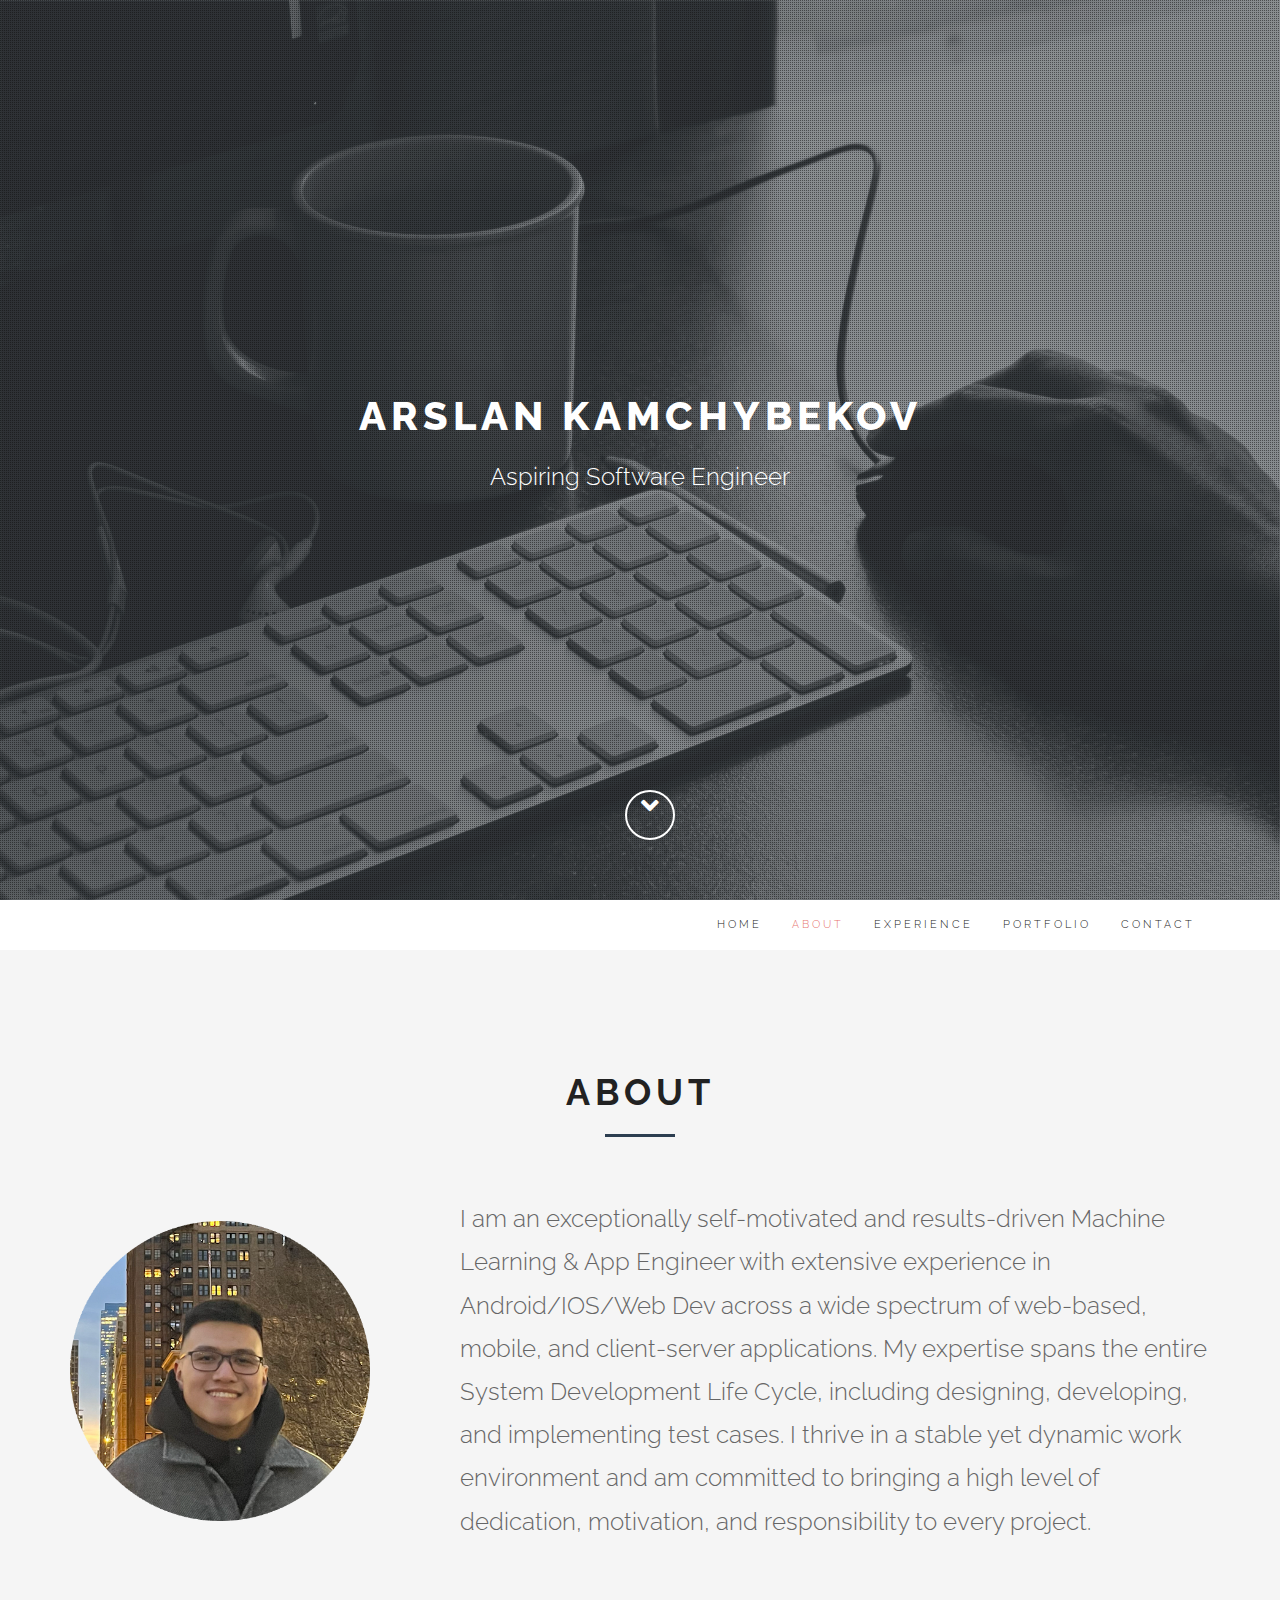
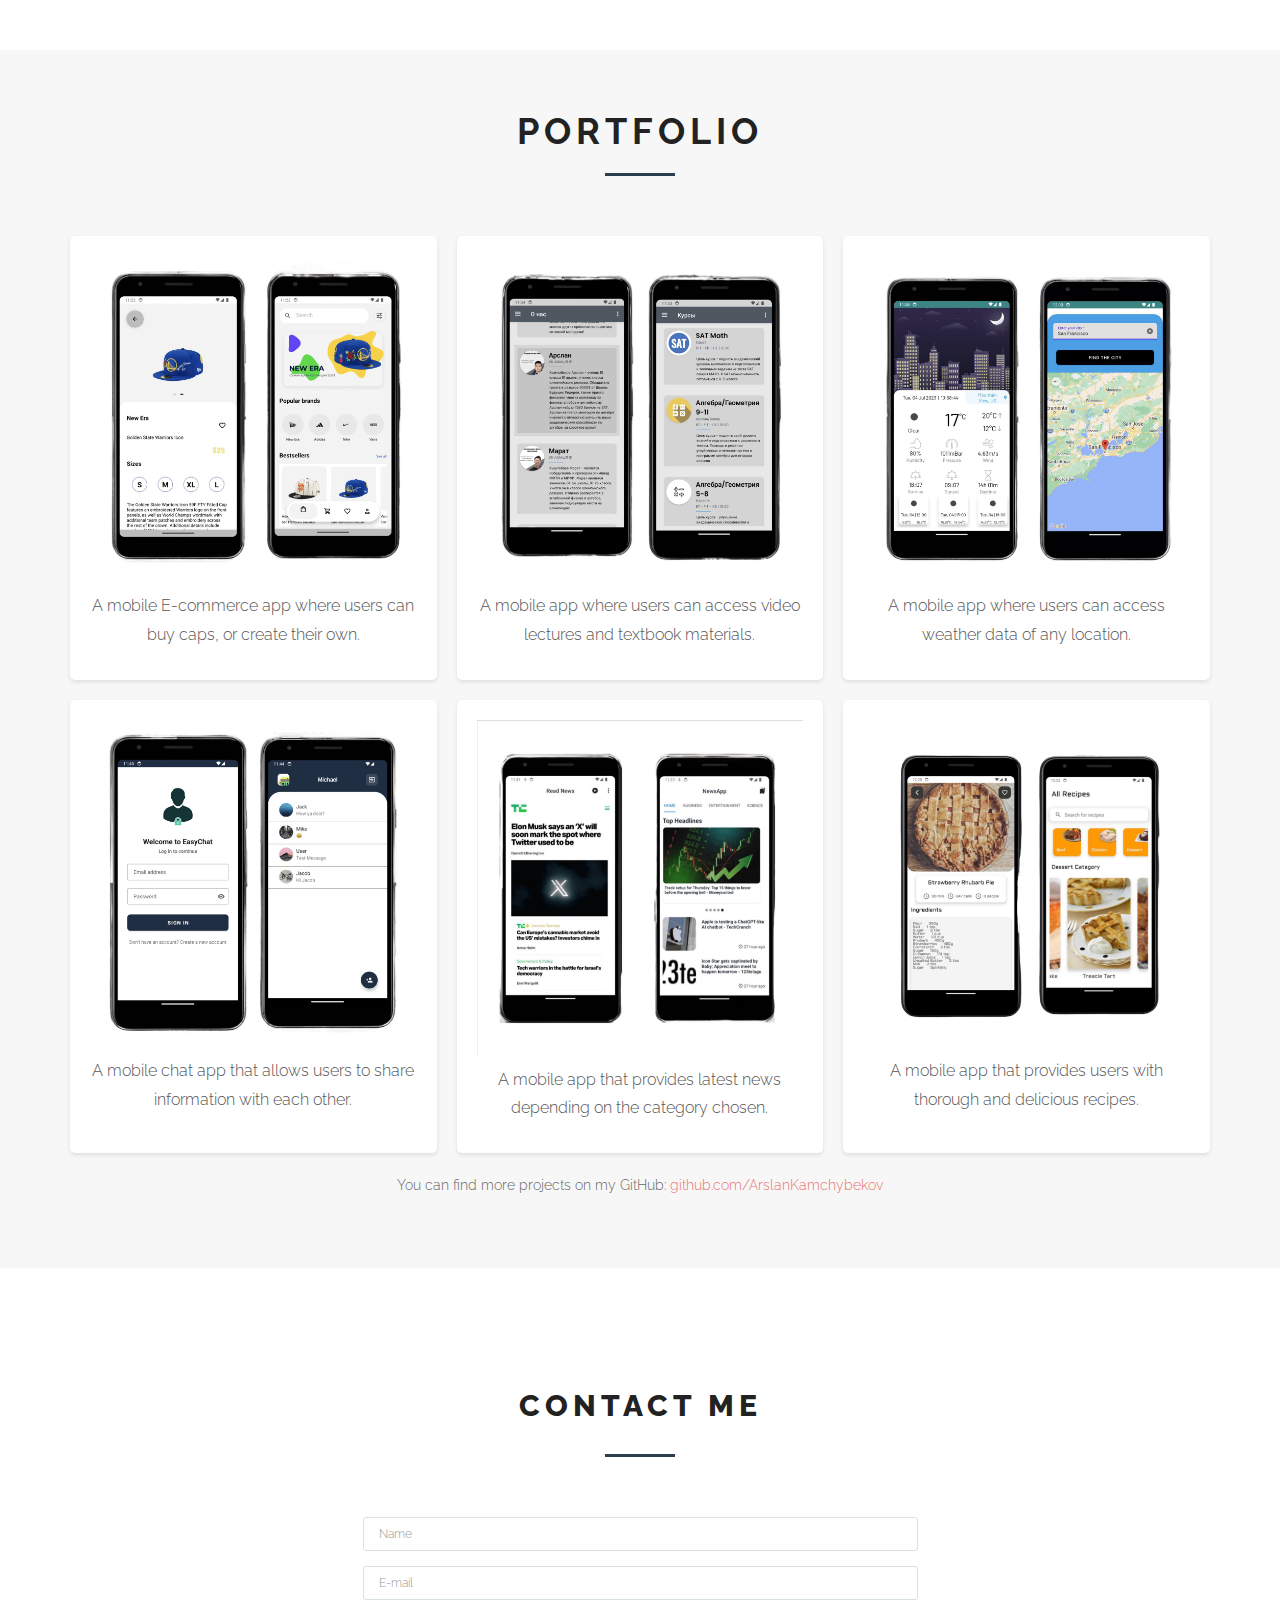
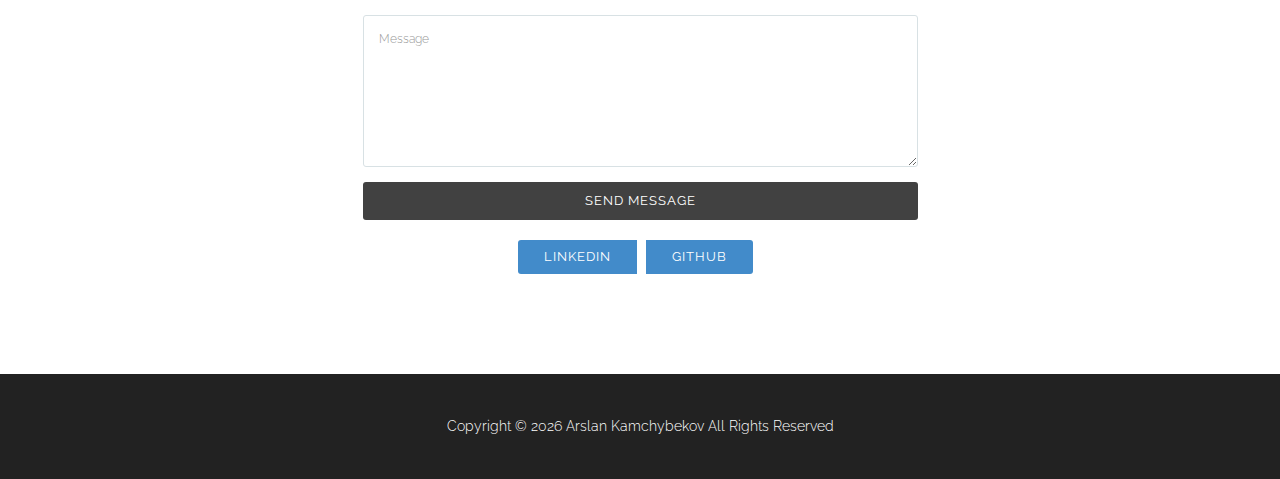
<file: index.html>
<!DOCTYPE html>

<html lang="en">
<head>
    <meta charset="UTF-8"/>
    <meta name="viewport" content="width=device-width, initial-scale=1.0"/>
    <meta name="description" content=""/>
    <meta name="author" content=""/>

    <title>Arslan Kamchybekov's website</title>

    <!-- CSS -->
    <link
            href="assets/bootstrap/css/bootstrap.min.css"
            rel="stylesheet"
            media="screen"
    />
    <link
            href="assets/css/font-awesome.min.css"
            rel="stylesheet"
            media="screen"
    />
    <link
            href="assets/css/simple-line-icons.css"
            rel="stylesheet"
            media="screen"
    />
    <link href="assets/css/animate.css" rel="stylesheet"/>

    <!-- Custom styles CSS -->
    <link href="assets/css/style.css" rel="stylesheet" media="screen"/>

    <script src="assets/js/modernizr.custom.js"></script>

    <link rel="stylesheet" href="https://cdnjs.cloudflare.com/ajax/libs/font-awesome/5.15.3/css/all.min.css" />

    <style>
        /* Portfolio section */
        #portfolio {
          background-color: #f7f7f7;
          padding: 60px 0;
          text-align: center;
        }
      
        .pfblock-header {
          margin-bottom: 60px;
        }
      
        .pfblock-header .title {
          font-size: 36px;
          font-weight: bold;
          margin-bottom: 20px;
        }
      
        .pfblock-line {
          width: 70px;
          height: 3px;
          background-color: #2c3e50;
          margin: 0 auto;
        }
      
        /* Project cards */
        .project-container {
          display: grid;
          grid-template-columns: repeat(3, 1fr);
          grid-gap: 20px;
          justify-content: center;
        }
      
        .project-card {
          background-color: #fff;
          padding: 20px;
          border-radius: 5px;
          box-shadow: 0 2px 4px rgba(0, 0, 0, 0.1);
          text-align: center;
        }
      
        .project-card img {
          max-width: 100%;
          height: auto;
          margin-bottom: 10px;
        }
      
        .project-description {
          font-size: 16px;
          color: #555;
        }
      
        /* Animation */
        .wow {
          visibility: hidden;
        }
      
        @keyframes slideInLeft {
          0% {
            transform: translateX(-200px);
          }
          100% {
            transform: translateX(0);
          }
        }
      
        .slideInLeft {
          animation: slideInLeft 1s;
          visibility: visible !important;
        }
      
        .fadeInUp {
          animation: fadeInUp 1s;
          visibility: visible !important;
        }
      
        @keyframes fadeInUp {
          0% {
            opacity: 0;
            transform: translateY(20px);
          }
          100% {
            opacity: 1;
            transform: translateY(0);
          }
        }
    </style>          

    <style>
        .btn-group {
            display: flex;
            justify-content: center;
            margin-top: 20px;
        }
    
        .btn-group a {
            margin-right: 10px;
        }
    
        .btn-lg {
            margin-bottom: 20px;
        }
        .about-image {
            float: left; /* Float the image to the left */
            width: 90%; /* Adjust the width of the image */
            padding-top: 24px;
            padding-right: 24px;
        }

        .about-description {
            font-size: 24px; /* Increase the font size of the description */
        }
        /* Add padding to separate experience items */
        .experience-item {
            padding-bottom: 24px; /* Adjust the desired padding value */
        }

        /* Modify the font sizes */
        .experience-title {
            font-size: 20px;
        }

        .experience-company {
            font-size: 14px;
        }

        .experience-description {
            font-size: 20px;
        }
    </style>    

</head>
<body>

<!-- Preloader -->

<div id="preloader">
    <div id="status"></div>
</div>

<!-- Home start -->

<section id="home" class="pfblock-image screen-height">
    <div class="home-overlay"></div>
    <div class="intro">
        <h1>Arslan Kamchybekov</h1>
        <div class="start" style="font-size: 24px;">Aspiring Software Engineer</div>
    </div>

    <div class="scroll-container">
        <a href="#about">
          <div class="scroll-down">
            <span>
              <i class="fa fa-angle-down fa-2x"></i>
            </span>
          </div>
        </a>
    </div>      
</section>

<!-- Home end -->

<!-- Navigation start -->

<header class="header">
    <nav class="navbar navbar-custom" role="navigation">
        <div class="container">
            <div class="navbar-header">
                <!-- Add the button to toggle the collapsed navbar -->
                <button type="button" class="navbar-toggle" data-toggle="collapse" data-target=".navbar-collapse">
                    <span class="sr-only">Toggle navigation</span>
                    <span class="icon-bar"></span>
                    <span class="icon-bar"></span>
                    <span class="icon-bar"></span>
                </button>
            </div>
            <!-- Add the collapsible navbar content -->
            <div class="collapse navbar-collapse">
                <ul class="nav navbar-nav navbar-right">
                    <li><a href="#home">Home</a></li>
                    <li><a href="#about">About</a></li>
                    <li><a href="#experience">Experience</a></li>
                    <li><a href="#portfolio">Portfolio</a></li>
                    <li><a href="#contact">Contact</a></li>
                </ul>
            </div>
        </div><!-- .container -->
    </nav>
</header>

<!-- Navigation end -->

<!-- About start -->

<section id="about" class="pfblock pfblock-gray">
    <div class="container">
        <div class="row">
            <div class="col-sm-6 col-sm-offset-3">
                <div class="pfblock-header wow fadeInUp">
                    <h2 class="title">About</h2>
                    <div class="pfblock-line"></div>
                </div>
            </div>
        </div>

        <div class="row">
            <div class="col-sm-4">
                <div class="wow slideInLeft">
                    <div class="about-image">
                        <img src="assets/images/arslan_image.png" alt="Your Image">
                    </div>
                </div>
            </div>
            <div class="col-sm-8">
                <div class="wow slideInLeft">
                    <div class="about-description">
                        <p>I am an exceptionally self-motivated and results-driven Machine Learning & App Engineer with extensive experience in Android/IOS/Web Dev across a wide spectrum of web-based, mobile, and client-server applications. My expertise spans the entire System Development Life Cycle, including designing, developing, and implementing test cases.
                            I thrive in a stable yet dynamic work environment and am committed to bringing a high level of dedication, motivation, and responsibility to every project.</p>
                    </div>
                </div>
            </div>
        </div>
        <!-- .row -->
    </div>
    <!-- .container -->
</section>


<!-- About end -->

<!-- Experience start -->

<section id="experience" class="pfblock">
    <div class="container">
        <div class="row">
            <div class="col-sm-6 col-sm-offset-3">
                <div class="pfblock-header wow fadeInUp">
                    <h2 class="pfblock-title">Experience</h2>
                    <div class="pfblock-line"></div>
                </div>
            </div>
        </div>
        <!-- Experience 1 -->
        <div class="row">
            <div class="col-sm-12">
                <div class="experience-item wow slideInUp">
                    <h3 class="experience-title">Software Engineer</h3>
                    <h4 class="experience-company">GrowthHungry Academy - Remote</h4>
                    <p class="experience-date">Apr 2024 - Present</p>
                    <ul class="experience-description">
                        <li>Leveraged React, MongoDB, NodeJS, Express to integrate software into the Hotel Booking System</li>
                        <li>Designed RESTful APIs to handle user authentication, hotel management, and booking workflows</li>
                        <li>Conducted code reviews and provided feedback to ensure adherence to best practices and coding standards</li>
                    </ul>
                </div>
            </div>
        </div>
        <div class="row">
            <div class="col-sm-12">
                <div class="experience-item wow slideInUp">
                    <h3 class="experience-title">Software Engineer</h3>
                    <h4 class="experience-company">Hersey Developers - Remote</h4>
                    <p class="experience-date">Feb 2024 - Present</p>
                    <ul class="experience-description">
                        <li>Contributed to the development of the Hersey SpiritWear Merchandise platform in a team of 5 developers</li>
                        <li>Implemented the Order routes and Order-related APIs for order placement from the seller and buyer side</li>
                        <li>Optimized database queries and schema design to ensure high performance and scalability of the backend system</li>
                    </ul>
                </div>
            </div>
        </div>
        <div class="row">
            <div class="col-sm-12">
                <div class="experience-item wow slideInUp">
                    <h3 class="experience-title">Machine Learning Engineer</h3>
                    <h4 class="experience-company">The Knowledge Society - Remote</h4>
                    <p class="experience-date">Nov 2023 - Present</p>
                    <ul class="experience-description">
                        <li>Built an ML model to identify Pneumonia disease using Tensorflow and achieved the prediction accuracy of 88%</li>
                        <li>Used pixel normalization to preprocess 5,863 X-Ray images from Kaggle for efficient CNN interaction</li>
                        <li>Created an ML model to predict Stock Prices using Yahoo Finance API based on the 60 days of closing prices</li>
                        <li>Converted the training data into the format suitable for an LSTM model using Numpy array</li>
                        <li>Trained a Random Forest classifier on the labeled dataset to learn patterns between different mental conditions like depression, anxiety, bipolar disorder etc., achieved an F1-score ranging from 75-95%</li>
                    </ul>
                </div>
            </div>
        </div>
        <!-- Experience 2 -->
        <div class="row">
            <div class="col-sm-12">
                <div class="experience-item wow slideInUp">
                    <h3 class="experience-title">Android Engineer Intern</h3>
                    <h4 class="experience-company">Medi - Bishkek, KG</h4>
                    <p class="experience-date">May 2023 - Sep 2023</p>
                    <ul class="experience-description">
                        <li>Integrated EMR systems to access patient medical histories, conditions, and test results using MVVM architecture</li>
                        <li>Implemented algorithms to identify required doctor specialties and expertise for optimal patient-physician compatibility, achieved 150+ successful patient-physician matches</li>
                    </ul>
                </div>
            </div>
        </div>
        <!-- Experience 3 -->
        <div class="row">
            <div class="col-sm-12">
                <div class="experience-item wow slideInUp">
                    <h3 class="experience-title">Android Engineer Intern</h3>
                    <h4 class="experience-company">GeekStudio - Bishkek, KG</h4>
                    <p class="experience-date">Mar 2022 - Aug 2022</p>
                    <ul class="experience-description">
                        <li>Was a Team Leader of the Custom Clothing Android E-commerce application in a team of 8 developers</li>
                        <li>Collaborated with the backend team to integrate REST APIs and ensure asynchronous API requests</li>
                        <li>Integrated Firebase Auth and Firestore to enable user registration, login, and real-time data synchronization</li>
                    </ul>
                </div>
            </div>
        </div>
    </div>
    <!-- .container -->
</section>


<!-- Experience end -->

<!-- Portfolio start -->

<section id="portfolio" class="pfblock pfblock-gray">
    <div class="container">
        <div class="row">
            <div class="col-sm-12">
                <div class="pfblock-header wow fadeInUp">
                    <h2 class="title">Portfolio</h2>
                    <div class="pfblock-line"></div>
                </div>
            </div>
        </div>

        <div class="row justify-content-center">
            <div class="col-sm-12">
                <div class="wow slideInLeft">
                    <div class="project-container">
                        <div class="project-card">
                            <img src="assets/images/caps_app.jpg" alt="Project 1">
                            <p class="project-description">A mobile E-commerce app where users can buy caps, or create their own.</p>
                        </div>
                        <div class="project-card">
                            <img src="assets/images/mathematicians_app.jpg" alt="Project 2">
                            <p class="project-description">A mobile app where users can access video lectures and textbook materials.</p>
                        </div>
                        <div class="project-card">
                            <img src="assets/images/weather_app.jpg" alt="Project 3">
                            <p class="project-description">A mobile app where users can access weather data of any location.</p>
                        </div>
                        <div class="project-card">
                            <img src="assets/images/chat_app.jpg" alt="Project 4">
                            <p class="project-description">A mobile chat app that allows users to share information with each other.</p>
                        </div>
                        <div class="project-card">
                            <img src="assets/images/news_app.jpg" alt="Project 5">
                            <p class="project-description">A mobile app that provides latest news depending on the category chosen.</p>
                        </div>
                        <div class="project-card">
                            <img src="assets/images/recipe_app.jpg" alt="Project 6">
                            <p class="project-description">A mobile app that provides users with thorough and delicious recipes.</p>
                        </div>
                    </div>
                </div>
            </div>
        </div>
        <p style="text-align: center; margin-top: 20px;">You can find more projects on my GitHub:
            <a href="https://github.com/ArslanKamchybekov" target="_blank">github.com/ArslanKamchybekov</a>
        </p>
        <!-- .row -->
    </div>
    <!-- .container -->
</section>
  
<!-- Portfolio end -->

<!-- Contact start -->

<section id="contact" class="pfblock">
    <div class="container">
        <div class="row">
            <div class="col-sm-6 col-sm-offset-3">
                <div class="pfblock-header">
                    <h2 class="pfblock-title">Contact me</h2>
                    <div class="pfblock-line"></div>
                </div>
            </div>
        </div>
        <!-- .row -->

        <div class="row">
            <div class="col-sm-6 col-sm-offset-3">
                <form id="contact-form" role="form">
                    <div class="ajax-hidden">
                        <div class="form-group wow fadeInUp">
                            <label class="sr-only" for="c_name">Name</label>
                            <input
                                type="text"
                                id="c_name"
                                class="form-control"
                                name="c_name"
                                placeholder="Name"
                            />
                        </div>
        
                        <div class="form-group wow fadeInUp" data-wow-delay=".1s">
                            <label class="sr-only" for="c_email">Email</label>
                            <input
                                type="email"
                                id="c_email"
                                class="form-control"
                                name="c_email"
                                placeholder="E-mail"
                            />
                        </div>
        
                        <div class="form-group wow fadeInUp" data-wow-delay=".2s">
                            <textarea
                                class="form-control"
                                id="c_message"
                                name="c_message"
                                rows="7"
                                placeholder="Message"
                            ></textarea>
                        </div>
        
                        <button
                            type="submit"
                            class="btn btn-lg btn-block wow fadeInUp"
                            data-wow-delay=".4s"
                        >
                            Send message
                        </button>

                        <div class="btn-group wow fadeInUp" data-wow-delay=".3s">
                            <a href="https://linkedin.com/in/arslankamchybekov" target="_blank" class="btn btn-primary">
                                LinkedIn
                            </a>
                            <a href="https://github.com/ArslanKamchybekov" target="_blank" class="btn btn-primary">
                                GitHub
                            </a>
                        </div>

                    </div>
                    <div class="ajax-response"></div>
                </form>
            </div>
        </div>           
        
        <!-- .row -->
        
        <!-- .row -->
    </div>
    <!-- .container -->
</section>

<!-- Contact end -->

<!-- Footer start -->

<footer id="footer">
    <div class="container">
        <div class="row">
            <div class="col-sm-12">
                <p class="copyright">
                    Copyright &copy;
                    <script>
                document.write(new Date().getFullYear());

                    </script>
                    Arslan Kamchybekov All Rights Reserved
                </p>
            </div>
        </div>
        <!-- .row -->
    </div>
    <!-- .container -->
</footer>

<!-- Footer end -->

<!-- Scroll to top -->

<div class="scroll-up">
    <a href="#home"><i class="fa fa-angle-up"></i></a>
</div>

<!-- Scroll to top end-->

<!-- Javascript files -->

<script src="assets/js/jquery-1.11.1.min.js"></script>
<script src="assets/bootstrap/js/bootstrap.min.js"></script>
<script src="assets/js/jquery.parallax-1.1.3.js"></script>
<script src="assets/js/imagesloaded.pkgd.js"></script>
<script src="assets/js/jquery.sticky.js"></script>
<script src="assets/js/smoothscroll.js"></script>
<script src="assets/js/wow.min.js"></script>
<script src="assets/js/jquery.easypiechart.js"></script>
<script src="assets/js/waypoints.min.js"></script>
<script src="assets/js/jquery.cbpQTRotator.js"></script>
<script src="assets/js/custom.js"></script>
<script src="https://ajax.googleapis.com/ajax/libs/jquery/3.5.1/jquery.min.js"></script>
<script src="https://maxcdn.bootstrapcdn.com/bootstrap/3.4.1/js/bootstrap.min.js"></script>

</body>
</html>
</file>
<file: assets/css/simple-line-icons.css>
@font-face {
	font-family: 'Simple-Line-Icons';
	src:url('../fonts/Simple-Line-Icons.eot');
	src:url('../fonts/Simple-Line-Icons.eot?#iefix') format('embedded-opentype'),
		url('../fonts/Simple-Line-Icons.woff') format('woff'),
		url('../fonts/Simple-Line-Icons.ttf') format('truetype'),
		url('../fonts/Simple-Line-Icons.svg#Simple-Line-Icons') format('svg');
	font-weight: normal;
	font-style: normal;
}

/* Use the following CSS code if you want to use data attributes for inserting your icons */
[data-icon]:before {
	font-family: 'Simple-Line-Icons';
	content: attr(data-icon);
	speak: none;
	font-weight: normal;
	font-variant: normal;
	text-transform: none;
	line-height: 1;
	-webkit-font-smoothing: antialiased;
	-moz-osx-font-smoothing: grayscale;
}

/* Use the following CSS code if you want to have a class per icon */
/*
Instead of a list of all class selectors,
you can use the generic selector below, but it's slower:
[class*="icon-"] {
*/
.icon-user-female, .icon-user-follow, .icon-user-following, .icon-user-unfollow, .icon-trophy, .icon-screen-smartphone, .icon-screen-desktop, .icon-plane, .icon-notebook, .icon-moustache, .icon-mouse, .icon-magnet, .icon-energy, .icon-emoticon-smile, .icon-disc, .icon-cursor-move, .icon-crop, .icon-credit-card, .icon-chemistry, .icon-user, .icon-speedometer, .icon-social-youtube, .icon-social-twitter, .icon-social-tumblr, .icon-social-facebook, .icon-social-dropbox, .icon-social-dribbble, .icon-shield, .icon-screen-tablet, .icon-magic-wand, .icon-hourglass, .icon-graduation, .icon-ghost, .icon-game-controller, .icon-fire, .icon-eyeglasses, .icon-envelope-open, .icon-envelope-letter, .icon-bell, .icon-badge, .icon-anchor, .icon-wallet, .icon-vector, .icon-speech, .icon-puzzle, .icon-printer, .icon-present, .icon-playlist, .icon-pin, .icon-picture, .icon-map, .icon-layers, .icon-handbag, .icon-globe-alt, .icon-globe, .icon-frame, .icon-folder-alt, .icon-film, .icon-feed, .icon-earphones-alt, .icon-earphones, .icon-drop, .icon-drawer, .icon-docs, .icon-directions, .icon-direction, .icon-diamond, .icon-cup, .icon-compass, .icon-call-out, .icon-call-in, .icon-call-end, .icon-calculator, .icon-bubbles, .icon-briefcase, .icon-book-open, .icon-basket-loaded, .icon-basket, .icon-bag, .icon-action-undo, .icon-action-redo, .icon-wrench, .icon-umbrella, .icon-trash, .icon-tag, .icon-support, .icon-size-fullscreen, .icon-size-actual, .icon-shuffle, .icon-share-alt, .icon-share, .icon-rocket, .icon-question, .icon-pie-chart, .icon-pencil, .icon-note, .icon-music-tone-alt, .icon-music-tone, .icon-microphone, .icon-loop, .icon-logout, .icon-login, .icon-list, .icon-like, .icon-home, .icon-grid, .icon-graph, .icon-equalizer, .icon-dislike, .icon-cursor, .icon-control-start, .icon-control-rewind, .icon-control-play, .icon-control-pause, .icon-control-forward, .icon-control-end, .icon-calendar, .icon-bulb, .icon-bar-chart, .icon-arrow-up, .icon-arrow-right, .icon-arrow-left, .icon-arrow-down, .icon-ban, .icon-bubble, .icon-camcorder, .icon-camera, .icon-check, .icon-clock, .icon-close, .icon-cloud-download, .icon-cloud-upload, .icon-doc, .icon-envelope, .icon-eye, .icon-flag, .icon-folder, .icon-heart, .icon-info, .icon-key, .icon-link, .icon-lock, .icon-lock-open, .icon-magnifier, .icon-magnifier-add, .icon-magnifier-remove, .icon-paper-clip, .icon-paper-plane, .icon-plus, .icon-pointer, .icon-power, .icon-refresh, .icon-reload, .icon-settings, .icon-star, .icon-symbol-female, .icon-symbol-male, .icon-target, .icon-volume-1, .icon-volume-2, .icon-volume-off, .icon-users {
	font-family: 'Simple-Line-Icons';
	speak: none;
	font-style: normal;
	font-weight: normal;
	font-variant: normal;
	text-transform: none;
	line-height: 1;
	-webkit-font-smoothing: antialiased;
}
.icon-user-female:before {
	content: "\e000";
}
.icon-user-follow:before {
	content: "\e002";
}
.icon-user-following:before {
	content: "\e003";
}
.icon-user-unfollow:before {
	content: "\e004";
}
.icon-trophy:before {
	content: "\e006";
}
.icon-screen-smartphone:before {
	content: "\e010";
}
.icon-screen-desktop:before {
	content: "\e011";
}
.icon-plane:before {
	content: "\e012";
}
.icon-notebook:before {
	content: "\e013";
}
.icon-moustache:before {
	content: "\e014";
}
.icon-mouse:before {
	content: "\e015";
}
.icon-magnet:before {
	content: "\e016";
}
.icon-energy:before {
	content: "\e020";
}
.icon-emoticon-smile:before {
	content: "\e021";
}
.icon-disc:before {
	content: "\e022";
}
.icon-cursor-move:before {
	content: "\e023";
}
.icon-crop:before {
	content: "\e024";
}
.icon-credit-card:before {
	content: "\e025";
}
.icon-chemistry:before {
	content: "\e026";
}
.icon-user:before {
	content: "\e005";
}
.icon-speedometer:before {
	content: "\e007";
}
.icon-social-youtube:before {
	content: "\e008";
}
.icon-social-twitter:before {
	content: "\e009";
}
.icon-social-tumblr:before {
	content: "\e00a";
}
.icon-social-facebook:before {
	content: "\e00b";
}
.icon-social-dropbox:before {
	content: "\e00c";
}
.icon-social-dribbble:before {
	content: "\e00d";
}
.icon-shield:before {
	content: "\e00e";
}
.icon-screen-tablet:before {
	content: "\e00f";
}
.icon-magic-wand:before {
	content: "\e017";
}
.icon-hourglass:before {
	content: "\e018";
}
.icon-graduation:before {
	content: "\e019";
}
.icon-ghost:before {
	content: "\e01a";
}
.icon-game-controller:before {
	content: "\e01b";
}
.icon-fire:before {
	content: "\e01c";
}
.icon-eyeglasses:before {
	content: "\e01d";
}
.icon-envelope-open:before {
	content: "\e01e";
}
.icon-envelope-letter:before {
	content: "\e01f";
}
.icon-bell:before {
	content: "\e027";
}
.icon-badge:before {
	content: "\e028";
}
.icon-anchor:before {
	content: "\e029";
}
.icon-wallet:before {
	content: "\e02a";
}
.icon-vector:before {
	content: "\e02b";
}
.icon-speech:before {
	content: "\e02c";
}
.icon-puzzle:before {
	content: "\e02d";
}
.icon-printer:before {
	content: "\e02e";
}
.icon-present:before {
	content: "\e02f";
}
.icon-playlist:before {
	content: "\e030";
}
.icon-pin:before {
	content: "\e031";
}
.icon-picture:before {
	content: "\e032";
}
.icon-map:before {
	content: "\e033";
}
.icon-layers:before {
	content: "\e034";
}
.icon-handbag:before {
	content: "\e035";
}
.icon-globe-alt:before {
	content: "\e036";
}
.icon-globe:before {
	content: "\e037";
}
.icon-frame:before {
	content: "\e038";
}
.icon-folder-alt:before {
	content: "\e039";
}
.icon-film:before {
	content: "\e03a";
}
.icon-feed:before {
	content: "\e03b";
}
.icon-earphones-alt:before {
	content: "\e03c";
}
.icon-earphones:before {
	content: "\e03d";
}
.icon-drop:before {
	content: "\e03e";
}
.icon-drawer:before {
	content: "\e03f";
}
.icon-docs:before {
	content: "\e040";
}
.icon-directions:before {
	content: "\e041";
}
.icon-direction:before {
	content: "\e042";
}
.icon-diamond:before {
	content: "\e043";
}
.icon-cup:before {
	content: "\e044";
}
.icon-compass:before {
	content: "\e045";
}
.icon-call-out:before {
	content: "\e046";
}
.icon-call-in:before {
	content: "\e047";
}
.icon-call-end:before {
	content: "\e048";
}
.icon-calculator:before {
	content: "\e049";
}
.icon-bubbles:before {
	content: "\e04a";
}
.icon-briefcase:before {
	content: "\e04b";
}
.icon-book-open:before {
	content: "\e04c";
}
.icon-basket-loaded:before {
	content: "\e04d";
}
.icon-basket:before {
	content: "\e04e";
}
.icon-bag:before {
	content: "\e04f";
}
.icon-action-undo:before {
	content: "\e050";
}
.icon-action-redo:before {
	content: "\e051";
}
.icon-wrench:before {
	content: "\e052";
}
.icon-umbrella:before {
	content: "\e053";
}
.icon-trash:before {
	content: "\e054";
}
.icon-tag:before {
	content: "\e055";
}
.icon-support:before {
	content: "\e056";
}
.icon-size-fullscreen:before {
	content: "\e057";
}
.icon-size-actual:before {
	content: "\e058";
}
.icon-shuffle:before {
	content: "\e059";
}
.icon-share-alt:before {
	content: "\e05a";
}
.icon-share:before {
	content: "\e05b";
}
.icon-rocket:before {
	content: "\e05c";
}
.icon-question:before {
	content: "\e05d";
}
.icon-pie-chart:before {
	content: "\e05e";
}
.icon-pencil:before {
	content: "\e05f";
}
.icon-note:before {
	content: "\e060";
}
.icon-music-tone-alt:before {
	content: "\e061";
}
.icon-music-tone:before {
	content: "\e062";
}
.icon-microphone:before {
	content: "\e063";
}
.icon-loop:before {
	content: "\e064";
}
.icon-logout:before {
	content: "\e065";
}
.icon-login:before {
	content: "\e066";
}
.icon-list:before {
	content: "\e067";
}
.icon-like:before {
	content: "\e068";
}
.icon-home:before {
	content: "\e069";
}
.icon-grid:before {
	content: "\e06a";
}
.icon-graph:before {
	content: "\e06b";
}
.icon-equalizer:before {
	content: "\e06c";
}
.icon-dislike:before {
	content: "\e06d";
}
.icon-cursor:before {
	content: "\e06e";
}
.icon-control-start:before {
	content: "\e06f";
}
.icon-control-rewind:before {
	content: "\e070";
}
.icon-control-play:before {
	content: "\e071";
}
.icon-control-pause:before {
	content: "\e072";
}
.icon-control-forward:before {
	content: "\e073";
}
.icon-control-end:before {
	content: "\e074";
}
.icon-calendar:before {
	content: "\e075";
}
.icon-bulb:before {
	content: "\e076";
}
.icon-bar-chart:before {
	content: "\e077";
}
.icon-arrow-up:before {
	content: "\e078";
}
.icon-arrow-right:before {
	content: "\e079";
}
.icon-arrow-left:before {
	content: "\e07a";
}
.icon-arrow-down:before {
	content: "\e07b";
}
.icon-ban:before {
	content: "\e07c";
}
.icon-bubble:before {
	content: "\e07d";
}
.icon-camcorder:before {
	content: "\e07e";
}
.icon-camera:before {
	content: "\e07f";
}
.icon-check:before {
	content: "\e080";
}
.icon-clock:before {
	content: "\e081";
}
.icon-close:before {
	content: "\e082";
}
.icon-cloud-download:before {
	content: "\e083";
}
.icon-cloud-upload:before {
	content: "\e084";
}
.icon-doc:before {
	content: "\e085";
}
.icon-envelope:before {
	content: "\e086";
}
.icon-eye:before {
	content: "\e087";
}
.icon-flag:before {
	content: "\e088";
}
.icon-folder:before {
	content: "\e089";
}
.icon-heart:before {
	content: "\e08a";
}
.icon-info:before {
	content: "\e08b";
}
.icon-key:before {
	content: "\e08c";
}
.icon-link:before {
	content: "\e08d";
}
.icon-lock:before {
	content: "\e08e";
}
.icon-lock-open:before {
	content: "\e08f";
}
.icon-magnifier:before {
	content: "\e090";
}
.icon-magnifier-add:before {
	content: "\e091";
}
.icon-magnifier-remove:before {
	content: "\e092";
}
.icon-paper-clip:before {
	content: "\e093";
}
.icon-paper-plane:before {
	content: "\e094";
}
.icon-plus:before {
	content: "\e095";
}
.icon-pointer:before {
	content: "\e096";
}
.icon-power:before {
	content: "\e097";
}
.icon-refresh:before {
	content: "\e098";
}
.icon-reload:before {
	content: "\e099";
}
.icon-settings:before {
	content: "\e09a";
}
.icon-star:before {
	content: "\e09b";
}
.icon-symbol-female:before {
	content: "\e09c";
}
.icon-symbol-male:before {
	content: "\e09d";
}
.icon-target:before {
	content: "\e09e";
}
.icon-volume-1:before {
	content: "\e09f";
}
.icon-volume-2:before {
	content: "\e0a0";
}
.icon-volume-off:before {
	content: "\e0a1";
}
.icon-users:before {
	content: "\e001";
}
</file>
<file: assets/css/style.css>
@import url(http://fonts.googleapis.com/css?family=Raleway:400,300,500,700,800);
@import url(http://fonts.googleapis.com/css?family=Lobster);

/*!
 * Clean v2.0.0
 * Homepage: http://scripteden.com
 * Copyright 2015 Script Eden
 * Licensed under MIT
*/

body {
  font: 300 14px/1.8 'Raleway', sans-serif;
  color: #666;
  overflow-x: hidden;
}

img {
  max-width: 100%;
  height: auto;
}

a {
  color: #e7746f;
}

a:hover {
  text-decoration: none;
  color: #999;
}
/* Container for centering the button */
.scroll-container {
  width: 100px; /* Set your desired width */
  margin: 0 auto;
}

/* Scroll-down button style */
.scroll-down {
  display: block;
  position: relative;
  width: 40px;
  height: 40px;
  border: 2px solid #333;
  border-radius: 50%;
  margin: 20px auto;
  cursor: pointer;
}

/* Arrow style */
.arrow {
  position: absolute;
  top: 50%;
  left: 50%;
  transform: translate(-50%, -50%);
  border: solid #333;
  border-width: 0 2px 2px 0;
  padding: 6px;
  transition: transform 0.2s ease;
}

/* Animation on hover */
.scroll-down:hover .arrow {
  transform: translate(-50%, -50%) rotate(45deg);
}

/* ---------------------------------------------- /*
 * Transition elsements
/* ---------------------------------------------- */

.navbar a,
.form-control {
  -webkit-transition: all 0.4s ease-in-out 0s;
  -moz-transition: all 0.4s ease-in-out 0s;
  -ms-transition: all 0.4s ease-in-out 0s;
  -o-transition: all 0.4s ease-in-out 0s;
  transition: all 0.4s ease-in-out 0s;
}

a,
.btn {
  -webkit-transition: all 0.125s ease-in-out 0s;
  -moz-transition: all 0.125s ease-in-out 0s;
  -ms-transition: all 0.125s ease-in-out 0s;
  -o-transition: all 0.125s ease-in-out 0s;
  transition: all 0.125s ease-in-out 0s;
}

/* ---------------------------------------------- /*
 * Reset box-shadow
/* ---------------------------------------------- */

.btn,
.form-control,
.form-control:hover,
.form-control:focus,
.navbar-custom .dropdown-menu {
  -webkit-box-shadow: none;
  box-shadow: none;
}

/* ---------------------------------------------- /*
 * Typography
/* ---------------------------------------------- */

h1,
h2,
h3,
h4,
h5,
h6 {
  font: 700 40px/1.2 Raleway, sans-serif;
  text-transform: uppercase;
  letter-spacing: 5px;
  margin: 5px 0 5px;
  color: #222;
}

h2 {
  font-size: 30px;
  margin: 0 0 30px;
}

h3 {
  font-size: 13px;
  letter-spacing: 1px;
  margin: 0 0 5px;
}

h4 {
  font-size: 12px;
  letter-spacing: 1px;
}

h5 {
  font-size: 12px;
  letter-spacing: 1px;
  font-weight: 400;
}

h6 {
  font-size: 11px;
  letter-spacing: 1px;
  font-weight: 400;
}

/* ---------------------------------------------- /*
 * Reset border-radius
/* ---------------------------------------------- */

.btn,
.iconbox,
.progress,
#filter li,
.scroll-up a,
.form-control,
.input-group-addon {
  -webkit-border-radius: 3px;
  -moz-border-radius: 3px;
  -o-border-radius: 3px;
  border-radius: 3px;
}

/* ---------------------------------------------- /*
 * Input-group
/* ---------------------------------------------- */

.input-group .form-control {
  z-index: auto;
}

.input-group-addon {
  background: #d8e1e4;
  border: 2px solid #d8e1e4;
  padding: 6px 15px;
  font-weight: 700;
}

/* ---------------------------------------------- /*
 * Inputs styles
/* ---------------------------------------------- */

.form-control {
  background: #fff;
  border: 1px solid #d8e1e4;
  font-size: 12px;
  padding: 0 15px;
}

.form-control:focus {
  border-color: rgba(135, 135, 135, 0.7);
}

.input-lg,
.form-horizontal .form-group-lg .form-control {
  height: 38px;
  font-size: 13px;
}

.input-sm,
.form-horizontal .form-group-sm .form-control {
  font-size: 11px;
  height: 30px;
}

textarea.form-control {
  padding: 15px;
  max-width: 100%;
  min-width: 100%;
}

/* ---------------------------------------------- /*
 * Custom button style
/* ---------------------------------------------- */

.btn {
  font-family: Raleway, sans-serif;
  text-transform: uppercase;
  letter-spacing: 1px;
  font-size: 13px;
  padding: 8px 26px;
  border: 0;
}

.btn:hover,
.btn:focus,
.btn:active,
.btn.active {
  outline: inherit !important;
}

/* Button size */

.btn-lg,
.btn-group-lg > .btn {
  padding: 10px 25px;
  font-size: 13px;
  background: rgba(17, 17, 17, 0.8);
  color: #fff;
}
.btn-lg:hover,
.btn-group-lg > .btn:hover {
  background: rgba(17, 17, 17, 1.8);
  color: #fff;
}

.btn-sm,
.btn-group-sm > .btn {
  padding: 6px 25px;
  font-size: 11px;
}

.btn-xs,
.btn-group-xs > .btn {
  padding: 5px 25px;
  font-size: 10px;
}

.btn .icon-before {
  margin-right: 6px;
}

.btn .icon-after {
  margin-left: 6px;
}

/* ---------------------------------------------- /*
 * General Styles
/* ---------------------------------------------- */

.pfblock {
  padding: 120px 0 100px;
}

.pfblock-gray {
  background: #f5f5f5;
}

.pfblock-image {
  padding: 0;
}

.calltoaction h1,
.calltoaction h2,
.calltoaction h3,
.calltoaction h4,
.calltoaction h5,
.calltoaction h6,
.pfblock-image,
.pfblock-image h1,
.pfblock-image h2,
.pfblock-image h3,
.pfblock-image h4,
.pfblock-image h5,
.pfblock-image h6 {
  color: #fff;
}

.pfblock-header {
  text-align: center;
  margin: 0 0 60px;
}

.pfblock-header-left {
  text-align: left;
}

.pfblock-header-left .pfblock-line {
  width: inherit;
  margin: 30px 0;
}

.pfblock-title {
  font-weight: 800;
}

.pfblock-subtitle {
  font-family: Raleway, 'Times New Roman', Times, sans-serif;
  font-style: normal;
  font-size: 18px;
}

.pfblock-line {
  background: rgba(135, 135, 135, 0.5);
  width: 100px;
  height: 1px;
  margin: 30px auto;
}

.pfblock-icon {
  font-size: 32px;
}
.calltoaction * {
  text-align: center;
}
.calltoaction {
  background: url(../images/item-3.jpg);
  background-color: #222;
  background-repeat: no-repeat;
  background-position: 0 0;
  -webkit-background-size: cover;
  -moz-background-size: cover;
  -o-background-size: cover;
  background-size: cover;
  padding: 50px 0;
  color: #999;
}

.calltoaction h2 {
  font-size: 20px;
  letter-spacing: 1px;
  margin-bottom: 5px;
}

.calltoaction-decription {
  padding-top: 20px;
  padding-bottom: 30px;
  font-size: 20px;
  color: #fff;
}

.calltoaction-btn {
  text-align: center;
}

.calltoaction-btn > .btn {
  background: rgba(255, 255, 255, 0.8);
  color: #111;
  margin-top: 5px;
  margin-bottom: 5px;
}
.calltoaction-btn > .btn:hover {
  background: #fff;
}

.long-down {
  margin-bottom: 40px;
}

/* ---------------------------------------------- /*
 * Home
/* ---------------------------------------------- */

#home {
  background: url(../images/cover.jpg);
  background-color: #222;
  background-attachment: fixed;
  background-repeat: no-repeat;
  background-position: 50% 50%;
  -webkit-background-size: cover;
  -moz-background-size: cover;
  -o-background-size: cover;
  background-size: cover;
  padding: 0;
}

.home-overlay {
  background-color: rgba(44, 62, 80, 0.3);
  background-image: url('../images/pattern.png');
  background-repeat: repeat;
  height: 100%;
  left: 0;
  position: absolute;
  top: 0;
  width: 100%;
  z-index: 0;
}

.intro {
  position: absolute;
  width: 100%;
  top: 50%;
  left: 0;
  text-align: center;
  -webkit-transform: translate(0%, -50%);
  -moz-transform: translate(0%, -50%);
  -ms-transform: translate(0%, -50%);
  -o-transform: translate(0%, -50%);
  transform: translate(0%, -50%);
  padding: 0 15px;
}

.intro h1 {
  font-weight: 800;
}

.start {
  font-family: Raleway, 'Times New Roman', Times, sans-serif;
  font-size: 16px;
  font-style: normal;
  text-transform: none;
  margin: 15px 0;
}

/* ---------------------------------------------- /*
 * Servise
/* ---------------------------------------------- */

.iconbox {
  background: #fff;
  border-bottom: 1px solid #d4d4d4;
  text-align: center;
  padding: 40px 20px;
  margin: 0 0 20px;
}

.iconbox-icon {
  margin: 0 0 15px;
  font-size: 32px;
  color: #222;
}

.iconbox-title {
  margin: 0 0 15px;
  padding: 0;
}

/* ---------------------------------------------- /*
 * Skills
/* ---------------------------------------------- */

.chart {
  display: inline-block;
  height: 140px;
  margin: 50px 0;
  position: relative;
  text-align: center;
  width: 140px;
}
.chart canvas {
  left: 0;
  position: absolute;
  top: 0;
}
.percent {
  display: inline-block;
  font-size: 25px;
  font-weight: 300;
  line-height: 140px;
  z-index: 2;
}
.percent:after {
  content: '%';
  font-size: 50%;
  margin-left: 0.1em;
}
.no-percent {
  display: inline-block;
  font-size: 25px;
  font-weight: 300;
  line-height: 140px;
  z-index: 2;
}
.no-percent:after {
  content: 'p';
  font-size: 50%;
  margin-left: 0.1em;
}
.tal {
  text-align: left;
}

/* ---------------------------------------------- /*
 * Contact
/* ---------------------------------------------- */

.ajax-response {
  text-align: center;
}

/* ---------------------------------------------- /*
 * Footer
/* ---------------------------------------------- */

#footer {
  background: #222;
  text-align: center;
  padding: 40px 0;
  color: #fff;
}

.copyright {
  margin: 0;
}

.copyright a {
  border-bottom: 1px dotted #fff;
}

#footer span {
  animation-iteration-count: infinite;
  -webkit-animation-iteration-count: infinite;
  color: #ff5252;
}

.social-links {
  list-style: none;
  padding: 0;
  margin: 0 0 20px;
}

.social-links li {
  display: inline-block;
  margin: 5px;
}

.social-links a {
  width: 36px;
  height: 36px;
  display: block;
  line-height: 35px;
  text-align: center;
  border: 1px solid rgba(255, 255, 255, 0.1);
  -webkit-border-radius: 3px;
  -moz-border-radius: 3px;
  border-radius: 3px;
  font-size: 14px;
  color: rgba(255, 255, 255, 0.2);
}

.social-links a:hover {
  border: 1px solid rgba(255, 255, 255, 0.5);
  color: rgba(255, 255, 255, 0.8);
}

/* ---------------------------------------------- /*
 * Navigation
/* ---------------------------------------------- */

.header {
  border-bottom: 1px solid #f5f5f5;
  position: relative;
  width: 100%;
  z-index: 998;
}

.navbar-custom {
  border: 0;
  border-radius: 0;
  margin: 0;
  text-transform: uppercase;
  font-family: Raleway, sans-serif;
}

.navbar-custom,
.navbar-custom .dropdown-menu {
  background: #fff;
  padding: 0;
}

.navbar-custom .navbar-brand,
.navbar-custom .navbar-nav > li > a,
.navbar-custom .navbar-nav .dropdown-menu > li > a {
  font-size: 11px;
  letter-spacing: 3px;
  color: #222;
}

.navbar-custom .nav li.active,
.navbar-custom .nav li a:hover,
.navbar-custom .nav li a:focus,
.navbar-custom .navbar-nav > li.active a {
  background: none;
  outline: 0;
  color: #e7746f;
}

.navbar-custom .navbar-brand {
  font-weight: 700;
  font-size: 22px;
  font-family: Lobster, cursive;
}

.navbar-custom .dropdown-menu {
  border: 0;
  border-top: 2px solid #e7746f;
  border-radius: 0;
}

.navbar-custom .dropdown-menu > li > a {
  padding: 10px 20px;
}

.navbar-custom .nav .open > a,
.navbar-custom .dropdown-menu > li > a:hover,
.navbar-custom .dropdown-menu > li > a:focus {
  background: #f5f5f5;
}

.navbar-custom .navbar-toggle .icon-bar {
  background: #222;
}

/* ---------------------------------------------- /*
 * Scroll to top
/* ---------------------------------------------- */

.scroll-up {
  position: fixed;
  display: none;
  z-index: 999;
  bottom: 2em;
  right: 2em;
}

.scroll-up a {
  background-color: rgba(135, 135, 135, 0.5);
  display: block;
  width: 35px;
  height: 35px;
  text-align: center;
  color: #fff;
  font-size: 15px;
  line-height: 30px;
}

.scroll-up a:hover,
.scroll-up a:active {
  background-color: rgba(235, 235, 235, 0.8);
  color: #e7746f;
}

/* ---------------------------------------------- /*
 *Scroll Down
/* ---------------------------------------------- */

.scroll-down {
  position: absolute;
  left: 50%;
  bottom: 40px;
  border: 2px solid #fff;
  border-radius: 50%;
  height: 50px;
  width: 50px;
  margin-left: -15px;
  display: block;
  z-index: 10;
  text-align: center;
}

.scroll-down span {
  position: relative;
  color: #fff;
  -webkit-animation-name: drop;
  -webkit-animation-duration: 1s;
  -webkit-animation-timing-function: linear;
  -webkit-animation-delay: 0s;
  -webkit-animation-iteration-count: infinite;
  -webkit-animation-play-state: running;
  animation-name: drop;
  animation-duration: 1s;
  animation-timing-function: linear;
  animation-delay: 0s;
  animation-iteration-count: infinite;
  animation-play-state: running;
}

@-webkit-keyframes drop {
  0% {
    top: 0px;
    opacity: 0;
  }
  30% {
    top: 10px;
    opacity: 1;
  }
  100% {
    top: 25px;
    opacity: 0;
  }
}

@keyframes drop {
  0% {
    top: 0px;
    opacity: 0;
  }
  30% {
    top: 10px;
    opacity: 1;
  }
  100% {
    top: 25px;
    opacity: 0;
  }
}

/* ---------------------------------------------- /*
 * Preloader
/* ---------------------------------------------- */

#preloader {
  background: #fff;
  bottom: 0;
  left: 0;
  position: fixed;
  right: 0;
  top: 0;
  z-index: 9999;
}

#status {
  background-image: url(../images/preloader.gif);
  background-position: center;
  background-repeat: no-repeat;
  height: 200px;
  left: 50%;
  margin: -100px 0 0 -100px;
  position: absolute;
  top: 50%;
  width: 200px;
}

/* ---------------------------------------------- /*
 * Media
/* ---------------------------------------------- */

@media (max-width: 767px) {
  .calltoaction {
    text-align: center;
  }
}

@media (max-width: 480px) {
  h1 {
    font-size: 34px;
    letter-spacing: 3px;
  }

  h2 {
    font-size: 24px;
    margin: 0 0 30px;
    letter-spacing: 3px;
  }
}

/*--------------------------------*/
/***** Portfolio Common style *****/
/*--------------------------------*/

.grid {
  position: relative;
  clear: both;
  margin: 0 auto;
  padding: 1em 0 4em;
  max-width: 100%;
  list-style: none;
  text-align: center;
}

.grid h2 {
  font-size: 20px;
}

.grid figure {
  position: relative;
  float: left;
  overflow: hidden;
  margin: 10px 1%;
  min-width: 100%;
  max-width: 100%;
  height: auto;
  background: #3085a3;
  text-align: center;
  cursor: pointer;
}

.grid figure img {
  position: relative;
  display: block;
  min-height: auto;
  max-width: 100%;
  opacity: 0.8;
}

.grid figure figcaption {
  padding: 2em;
  color: #fff;
  text-transform: uppercase;
  font-size: 1.25em;
  -webkit-backface-visibility: hidden;
  backface-visibility: hidden;
}

.grid figure figcaption::before,
.grid figure figcaption::after {
  pointer-events: none;
}

.grid figure figcaption,
.grid figure figcaption > a {
  position: absolute;
  top: 0;
  left: 0;
  width: 100%;
  height: 100%;
}

/* Anchor will cover the whole item by default */
/* For some effects it will show as a button */
.grid figure figcaption > a {
  z-index: 1000;
  text-indent: 200%;
  white-space: nowrap;
  font-size: 0;
  opacity: 0;
}

.grid figure h2 {
  word-spacing: -0.15em;
  font-weight: 300;
}

.grid figure h2 span {
  font-weight: 800;
}

.grid figure h2,
.grid figure p {
  margin: 0;
}

.grid figure p {
  letter-spacing: 1px;
  font-size: 68.5%;
}

/*---------------*/
/***** Bubba *****/
/*---------------*/

figure.effect-bubba {
  background: #9e5406;
}

figure.effect-bubba img {
  opacity: 0.7;
  -webkit-transition: opacity 0.35s;
  transition: opacity 0.35s;
}

figure.effect-bubba:hover img {
  opacity: 0.4;
}

figure.effect-bubba figcaption::before,
figure.effect-bubba figcaption::after {
  position: absolute;
  top: 30px;
  right: 30px;
  bottom: 30px;
  left: 30px;
  content: '';
  opacity: 0;
  -webkit-transition: opacity 0.35s, -webkit-transform 0.35s;
  transition: opacity 0.35s, transform 0.35s;
}

figure.effect-bubba figcaption::before {
  border-top: 1px solid #fff;
  border-bottom: 1px solid #fff;
  -webkit-transform: scale(0, 1);
  transform: scale(0, 1);
}

figure.effect-bubba figcaption::after {
  border-right: 1px solid #fff;
  border-left: 1px solid #fff;
  -webkit-transform: scale(1, 0);
  transform: scale(1, 0);
}

figure.effect-bubba h2 {
  padding-top: 10%;
  -webkit-transition: -webkit-transform 0.35s;
  transition: transform 0.35s;
  -webkit-transform: translate3d(0, -20px, 0);
  transform: translate3d(0, -20px, 0);
  color: #fff;
}

figure.effect-bubba p {
  padding: 20px 2.5em;
  opacity: 0;
  -webkit-transition: opacity 0.35s, -webkit-transform 0.35s;
  transition: opacity 0.35s, transform 0.35s;
  -webkit-transform: translate3d(0, 20px, 0);
  transform: translate3d(0, 20px, 0);
}

figure.effect-bubba:hover figcaption::before,
figure.effect-bubba:hover figcaption::after {
  opacity: 1;
  -webkit-transform: scale(1);
  transform: scale(1);
}

figure.effect-bubba:hover h2,
figure.effect-bubba:hover p {
  opacity: 1;
  -webkit-transform: translate3d(0, 0, 0);
  transform: translate3d(0, 0, 0);
}

/*-----------------------*/
/***** Quote Rotator *****/
/*-----------------------*/

.cbp-qtrotator {
  position: relative;
  margin: 3em auto 0em auto;
  max-width: 90%;
  width: 90%;
}

.cbp-qtrotator .cbp-qtcontent {
  position: absolute;
  min-height: 200px;
  border-top: 1px solid #f4f4f4;
  border-bottom: 1px solid #f4f4f4;
  padding: 2em 0;
  top: 0;
  z-index: 0;
  opacity: 0;
  width: 100%;
}

.no-js .cbp-qtrotator .cbp-qtcontent {
  border-bottom: none;
}

.cbp-qtrotator .cbp-qtcontent.cbp-qtcurrent,
.no-js .cbp-qtrotator .cbp-qtcontent {
  position: relative;
  z-index: 100;
  pointer-events: auto;
  opacity: 1;
}

.cbp-qtrotator .cbp-qtcontent:before,
.cbp-qtrotator .cbp-qtcontent:after {
  content: ' ';
  display: table;
}

.cbp-qtrotator .cbp-qtcontent:after {
  clear: both;
}

.cbp-qtprogress {
  position: absolute;
  background: #ff5252;
  height: 1px;
  width: 0%;
  top: 0;
  z-index: 1000;
}

.cbp-qtrotator blockquote {
  margin: 0;
  padding: 0;
  border: 0;
  font-size: 12px;
}

.cbp-qtrotator blockquote p {
  font-size: 2em;
  color: #888;
  font-weight: 300;
  margin: 0.4em 0 1em;
}

.cbp-qtrotator blockquote footer {
  font-size: 1.2em;
}

.cbp-qtrotator blockquote footer:before {
  content: '― ';
}

.cbp-qtrotator .cbp-qtcontent img {
  float: right;
  margin-left: 3em;
}

/* Example for media query */
@media screen and (max-width: 30.6em) {
  .cbp-qtrotator {
    font-size: 70%;
  }

  .cbp-qtrotator img {
    width: 80px;
  }
}
</file>
